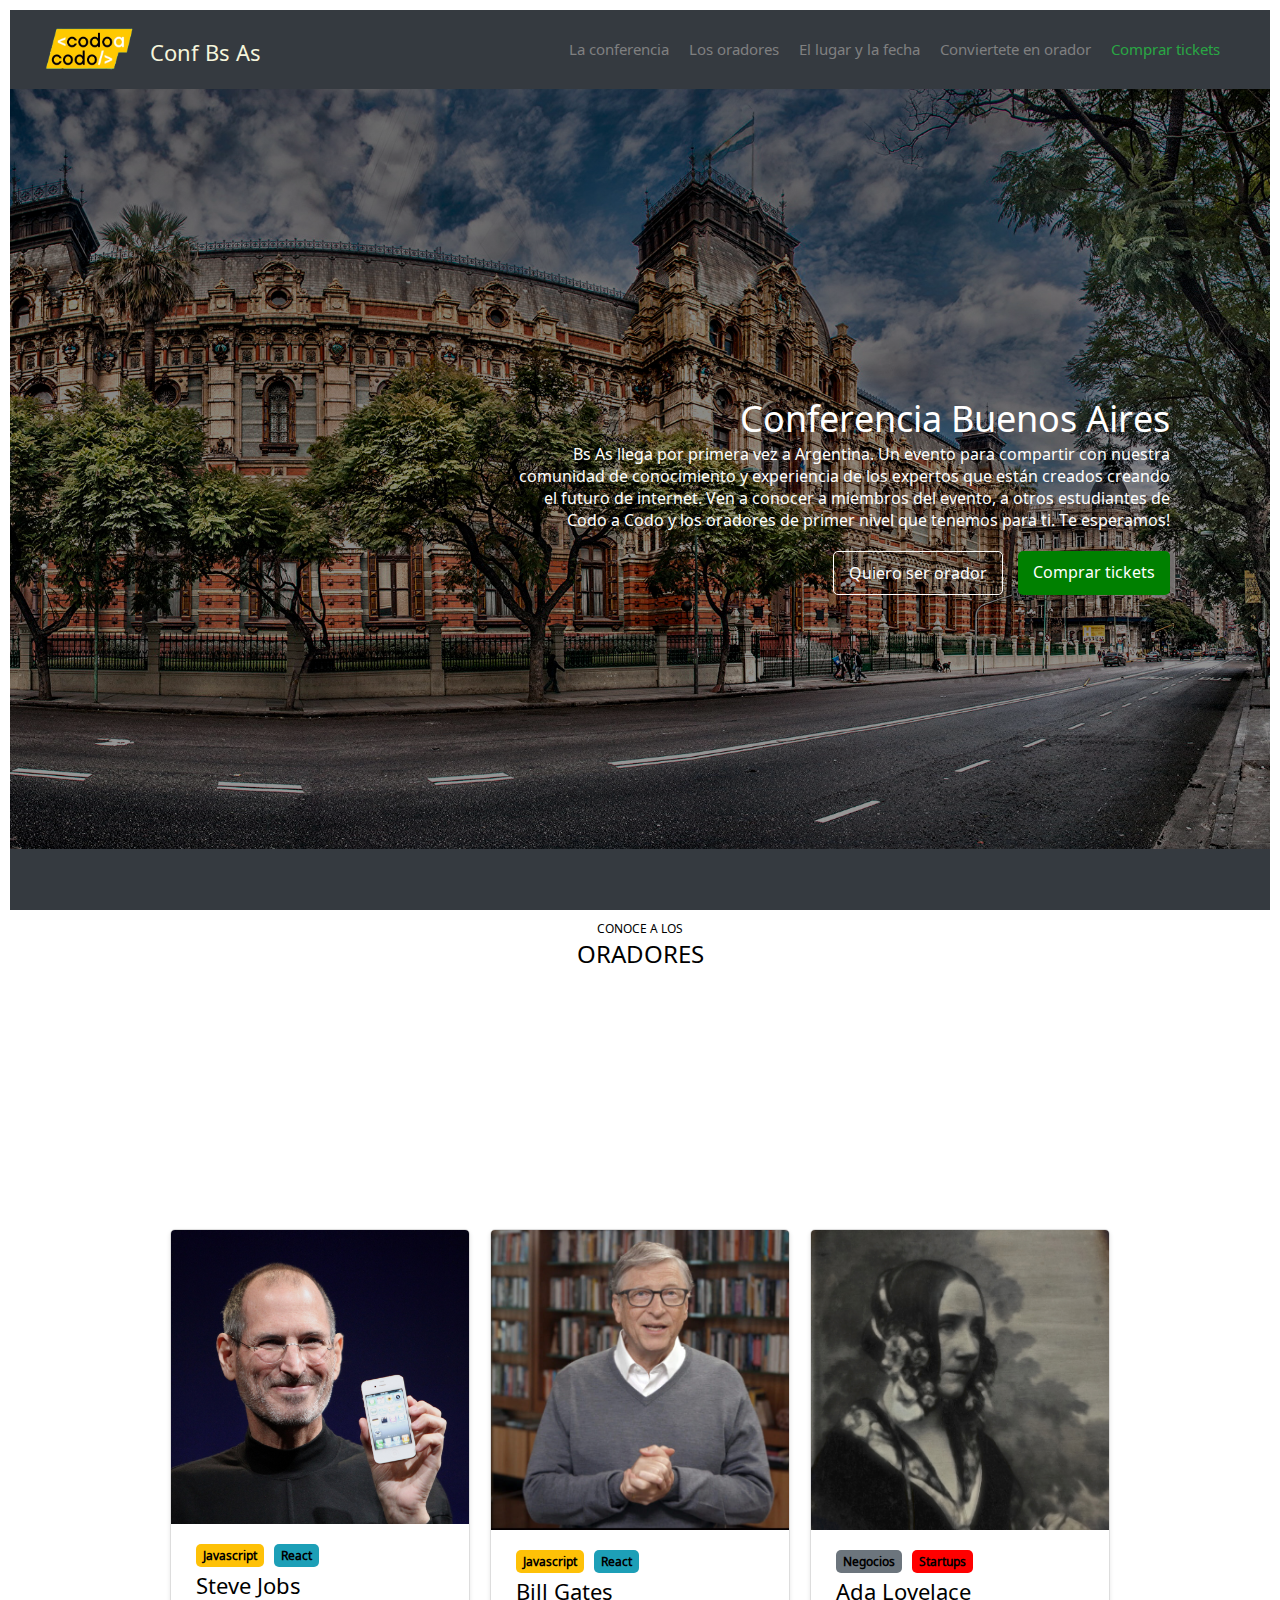
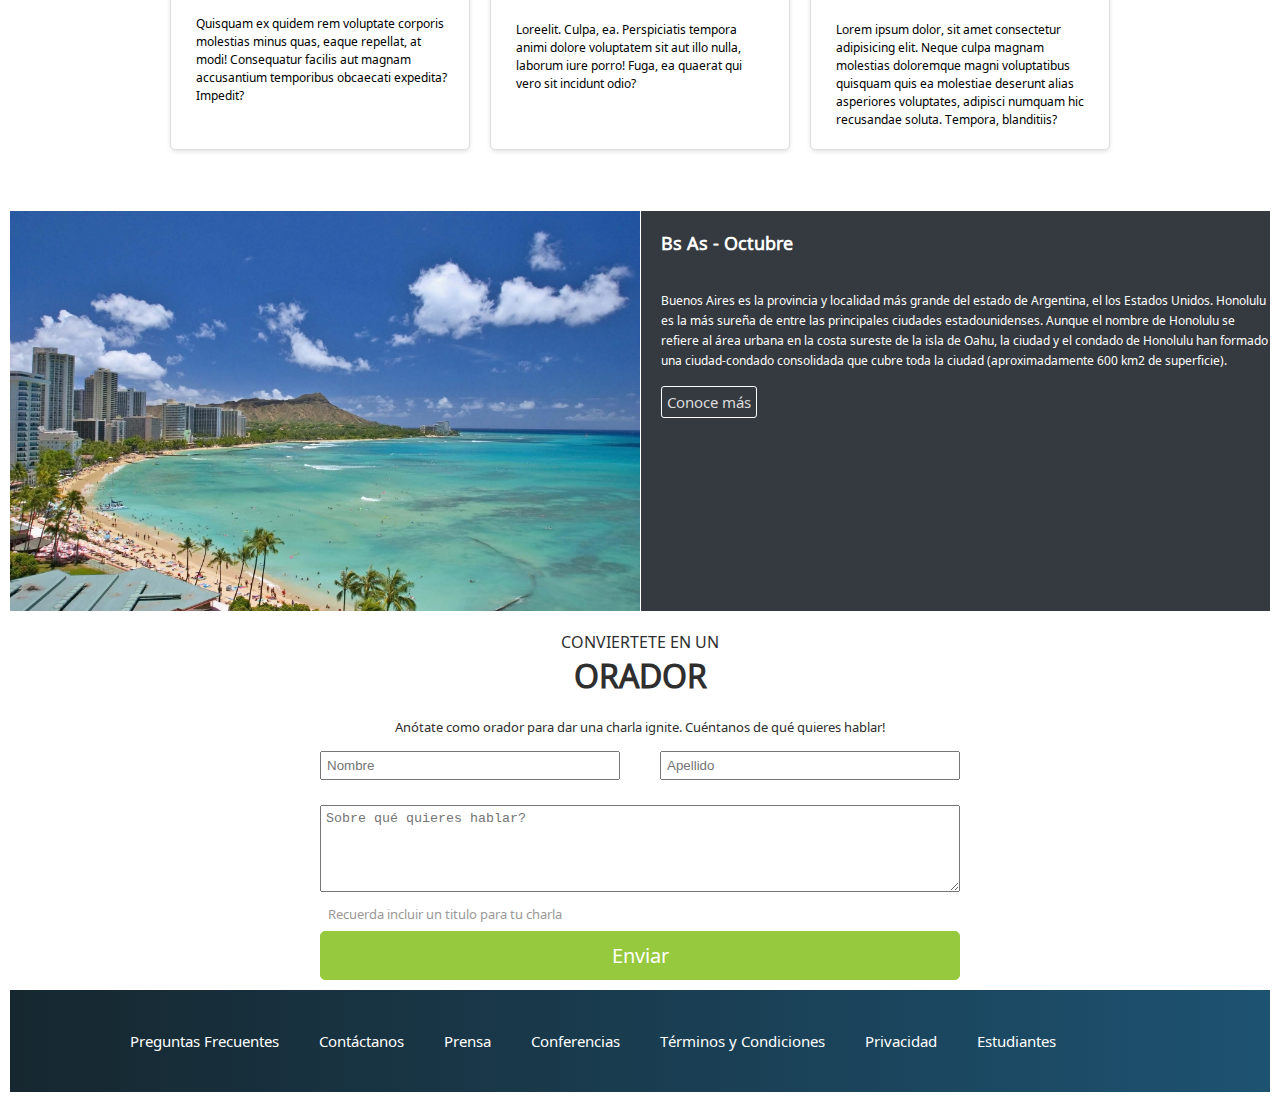
<file: index.html>
<!DOCTYPE html>
<html lang="es">
<head>
    <meta charset="UTF-8">
    <meta name="viewport" content="width=device-width, initial-scale=1.0">
    <title>Proyecto Integrador Front | Lucia Gonzalez</title>
    <!--favicon-->
    
    <link rel="stylesheet" media="only screen and (max-width: 576px)" href="styles2.css">
    <link rel="stylesheet" media="only screen and (max-width: 990px)" href="styles3.css">
    <link rel="stylesheet" media="only screen and (min-width: 991px)" href="styles.css">
    

    <link rel="preconnect" href="https://fonts.googleapis.com">
    <link rel="preconnect" href="https://fonts.gstatic.com" crossorigin>
    <link href="https://fonts.googleapis.com/css2?family=Courgette&family=Noto+Sans+Shavian&display=swap" rel="stylesheet">
</head>

<body>
    <header >
        <div class="encabezado">
            <div class="logo_inicio">
                <a href="#">   
                    <img src="./assets/img/codoacodo.png" alt="logo de codo a codo 4.0">
                </a>
                <h2>Conf Bs As</h2>
            </div>
            <nav class="nav1">
                <ul>
                    <li class="li"><a href="">La conferencia</a></li>
                    <li><a href="">Los oradores</a></li>
                    <li><a href="">El lugar y la fecha</a></li>
                    <li><a href="">Conviertete en orador</a></li>
                    <li><a id="colorverde" href="../CAC-JAVA-Proyecto1/pages/tickets.html">Comprar tickets</a></li>
                </ul>
            </nav>
        </div>
        <div class="encabezado2">
            <section class="seccion_ppal">
                
                <h1>Conferencia Buenos Aires</h1>
                <p>
                    Bs As llega por primera vez a Argentina. Un evento para compartir con nuestra comunidad de conocimiento y experiencia de los expertos que están creados creando el futuro de internet. Ven a conocer a miembros del evento, a otros estudiantes de Codo a Codo  y los oradores de primer nivel que tenemos para ti. Te esperamos!
                </p>
                <div class="botones">
                    <a id="quieroserorador" href="">Quiero ser orador</a>
                    <a id="comprartickets" href="../CAC-JAVA-Proyecto1/pages/tickets.html">Comprar tickets</a>
                </div>
                
            </section>
        </div>
        </header>
        
        <main class="main">
          <section class="oradores" >
            <div class="titulo">
                <h2><div>CONOCE A LOS</div> ORADORES</h2>
            </div>
            <div class="tarjetas">
                <div class="orador">
                    <img class="imgorador" src="./assets/img/Steve_Jobs.jpg" alt="Steve Jobs rostro completo con celular en la mano" width="600" loading="lazy">
                    <div class="etiquetitas">
                        <h4 class="etiquetaamarilla">Javascript</h4>
                        <h4 class="etiquetaceleste">React</h4>
                    </div>
                    <h3 class="nombre">Steve Jobs</h3>
                    <p> Quisquam ex quidem rem voluptate corporis molestias minus quas, eaque repellat, at modi! Consequatur facilis aut magnam accusantium temporibus obcaecati expedita? Impedit?</p>
                </div>
                
                <div class="orador">
                    <img class="imgorador" src="./assets/img/bill.jpg" alt="bill gates" loading="lazy">
                    <div class="etiquetitas">
                        <h4 class="etiquetaamarilla">Javascript</h4>
                        <h4 class="etiquetaceleste">React</h4>
                    </div>
                    <h3 class="nombre">Bill Gates</h3>
                    <p>Loreelit. Culpa, ea. Perspiciatis tempora animi dolore voluptatem sit aut illo nulla, laborum iure porro! Fuga, ea quaerat qui vero sit incidunt odio?</p>
                </div>
                <div class="orador">
                    <img class="imgorador" src="./assets/img/ada.jpeg" alt="Ada Lovelace" loading="lazy">
                    <div class="etiquetitas">
                        <h4 class="etiquetagris">Negocios</h4>
                        <h4 class="etiquetaroja">Startups</h4>
                    </div>
                    <h3 class="nombre">Ada Lovelace</h3>
                    <p>Lorem ipsum dolor, sit amet consectetur adipisicing elit. Neque culpa magnam molestias doloremque magni voluptatibus quisquam quis ea molestiae deserunt alias asperiores voluptates, adipisci numquam hic recusandae soluta. Tempora, blanditiis?</p>
                </div>
            </div>
        </section>

          <section class="lugarFecha">
            <img class="fotohonolulu" src="./assets/img/honolulu.jpg" alt="Mar del plata" width="600" loading="lazy">
            <div class="lugartexto">
                <h2 class="titulolugar">Bs As - Octubre</h2>
                <p class="descriplugar">Buenos Aires es la provincia y localidad más grande del estado de Argentina, el los Estados Unidos. Honolulu es la más sureña de entre las principales ciudades estadounidenses. Aunque el nombre de Honolulu se refiere al área urbana en la costa sureste de la isla de Oahu, la ciudad y el condado de Honolulu han formado una ciudad-condado consolidada que cubre toda la ciudad (aproximadamente 600 km2 de superficie).</p>
                <div class="conoceMas">
                    <a id="conoceMas" href="./pages/404.html">Conoce más</a>
                </div>
            </div>
          </section>


          <section class="formularioOrador">
            <div class="formularioEncabezado">
                <h2 class="convenun">CONVIERTETE EN UN <div class="orador">ORADOR</div></h2>
                <p class="textoformulario">Anótate como orador para dar una charla ignite. Cuéntanos de qué quieres hablar!</p>
            </div>
            <div class="contenidoform">
                <form class="contenidoform__hijo" action="./pages/404.html" method="get">
                    <div class="datos">
                        <div class="classnombre"><input type="text" id="name" name="name" placeholder="Nombre" required></div>
                        <div class="classapellido"><input type="text" name="apellido" id="apellido" placeholder="Apellido" required></div>
                    </div>
            
                <br>
                <div class="comentario">
                    <textarea name="comentario" id="comentario" cols="55" rows="5" placeholder="Sobre qué quieres hablar?" required></textarea>
                </div>
                <p class="contenidoform__nota">Recuerda incluir un titulo para tu charla</p>
                <div class="botonEnviar">
                    <input type="submit" id="botonEnviar" value="Enviar">
                </div>
            </div>
            </form>
          </section>
         
        </main> 
        
      
       
        <footer class="footer">
            <nav class="footer__nav">
                <ul>
                    <li><a href="">Preguntas Frecuentes</a></li>
                    <li><a href="">Contáctanos</a></li>
                    <li><a href="">Prensa</a></li>
                    <li><a href="">Conferencias</a></li>
                    <li><a href="">Términos y Condiciones</a></li>
                    <li><a href="">Privacidad</a></li>
                    <li><a href="">Estudiantes</a></li>
                </ul>
            </nav>
        </footer> 
</body>
</html>
</file>
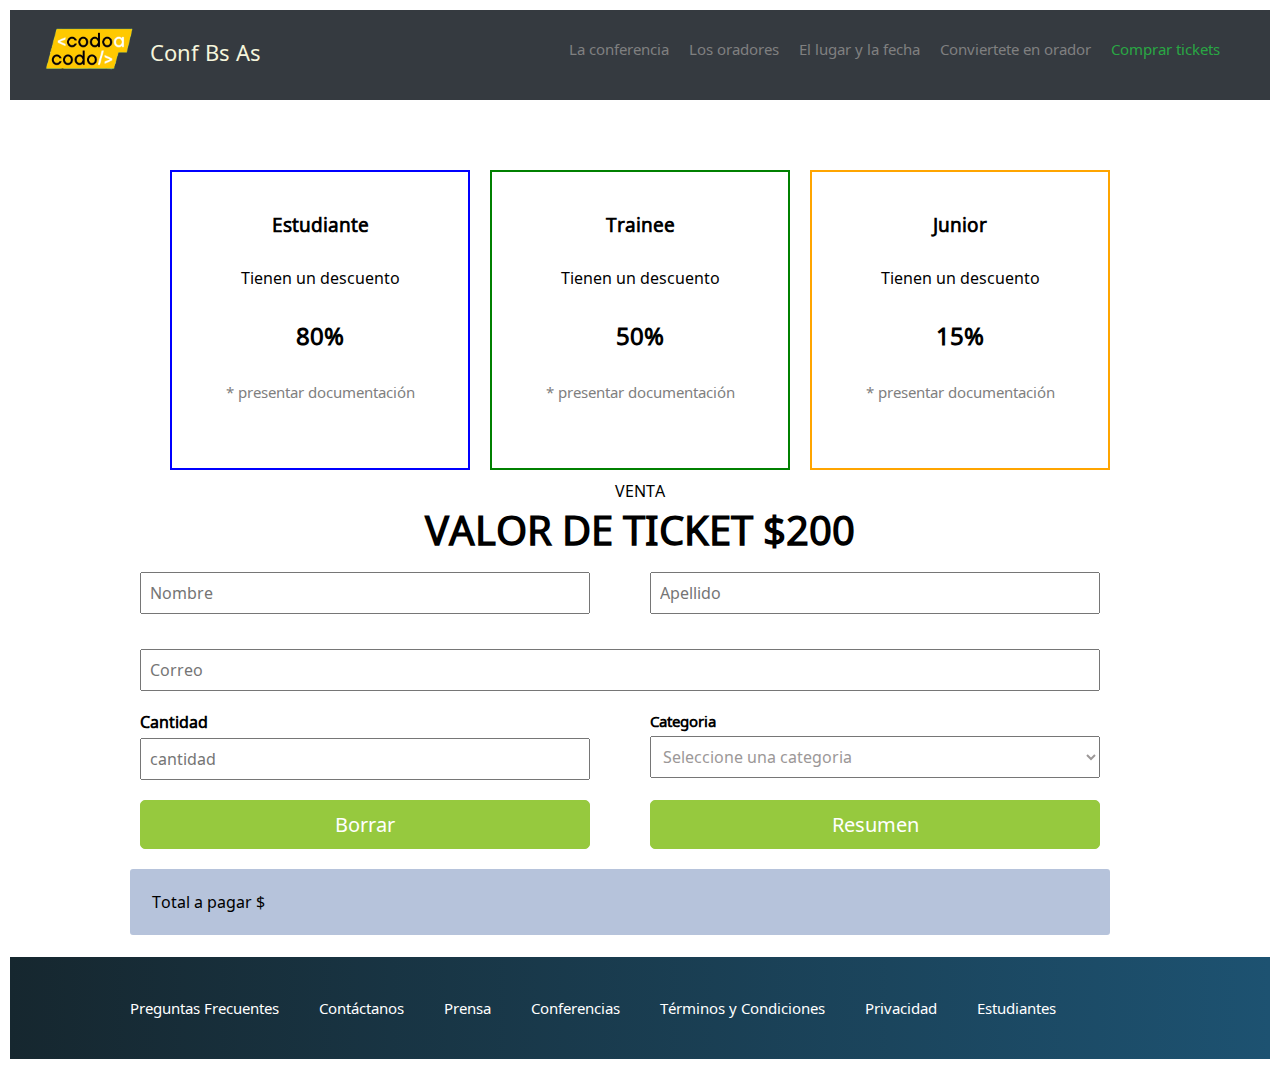
<file: pages/tickets.html>
<!DOCTYPE html>
<html lang="es">
<head>
    <meta charset="UTF-8">
    <meta name="viewport" content="width=device-width, initial-scale=1.0">
    <title>Proyecto Integrador Front | Lucia Gonzalez</title>
    <!--favicon-->
    <link rel="stylesheet" media="only screen and (max-width: 990px)" href="styles2.css">
    <link rel="stylesheet" media="only screen and (min-width: 991px)" href="styles.css">

    <link rel="preconnect" href="https://fonts.googleapis.com">
    <link rel="preconnect" href="https://fonts.gstatic.com" crossorigin>
    <link href="https://fonts.googleapis.com/css2?family=Courgette&family=Noto+Sans+Shavian&display=swap" rel="stylesheet">
</head>

<body>
    <header >
        <div class="encabezado">
            <div class="logo_inicio">
                <a href="../index.html">   
                    <img src="../assets/img/codoacodo.png" alt="logo de codo a codo 4.0">
                </a>
                <h2>Conf Bs As</h2>
            </div>
            <nav class="nav1">
                <ul>
                    <li class="li"><a href="">La conferencia</a></li>
                    <li><a href="">Los oradores</a></li>
                    <li><a href="">El lugar y la fecha</a></li>
                    <li><a href="">Conviertete en orador</a></li>
                    <li><a id="colorverde" href="">Comprar tickets</a></li>
                </ul>
            </nav>
        </div>
        </header>
        
        <main class="tickets">
          <section class="tarjetas__seccion" >
            
            <div class="tarjetas__tickets">
                <div class="tarjeta">
                    <h3 class="categoria__titulo">Estudiante</h3>
                    <p class="categoria__p">Tienen un descuento</p>
                    <h2 class="categoria__porcentaje">80%</h2>
                    <p class="categoria__ast">* presentar documentación</p>
                </div>
                
                
                    <div class="tarjeta" id="tarjeta__trainee">
                        <h3 class="categoria__titulo">Trainee</h3>
                        <p class="categoria__p">Tienen un descuento</p>
                        <h2 class="categoria__porcentaje">50%</h2>
                        <p class="categoria__ast">* presentar documentación</p>
                    </div>
                
                
                    <div class="tarjeta" id="tarjeta__junior">
                        <h3 class="categoria__titulo">Junior</h3>
                        <p class="categoria__p">Tienen un descuento</p>
                        <h2 class="categoria__porcentaje">15%</h2>
                        <p class="categoria__ast">* presentar documentación</p>
                    </div>
                
            </div>
        </section>

          <section class="facturacion">
            <div class="formularioEncabezado">
                <p class="titulo__uno"> VENTA </p>
                <h2 class="valorticket">VALOR DE TICKET $200</h2>
            </div>
            <div class="contenidoform">
                <form class="contenidoform__hijo" id="formu" action="./pages/404.html" method="get">
                    <div class="datos" id="datos">
                        <div class="classnombre" id="classnombre"><input type="text" class="form-control" id="name" name="name" placeholder="Nombre"></div>
                        
                        <div class="classapellido" id="classapellido"><input type="text" name="apellido" id="apellido" placeholder="Apellido" ></div>
                    </div>
            
                <br>
                <div class="correo" id="correo">
                    <div><input type="email" id="email" name="email" placeholder="Correo"></div>
                </div>
                <div class="precio">
                    <div class="precio__cantidad">
                        <h3 class="titulo__cantidad">Cantidad</h3>
                        <div class="cantidad" id="cantidad_div"><input type="number" id="cantidad" name="cantidad" placeholder="cantidad" required></div>
                    </div>
                    <div class="precio__categoria" id="precio__categoria">
                        <h3 class="titulo__categoria">Categoria</h3>
                        <div>
                            <select name="menu__categorias" id="menu__categorias">
                                <option value="0" selected>Seleccione una categoria</option>
                                <option value="estudiante">Estudiante</option>
                                <option value="trainee">Trainee</option>
                                <option value="junior">Junior</option>
                            </select>
                        </div>
                    </div>
                </div>
                <div class="botones">
                    <div class="boton__borrar">
                        <input type="submit" id="boton__borrar" value="Borrar">
                    </div>
                    <div class="boton__resumen">
                        <input type="submit" id="boton__resumen" value="Resumen">
                    </div>
                </div>
                <div class="cajaceleste">
                    <div class="descrip">Total a pagar $</div> 
                    <div class="totalpago" id="totalpago">
                    
                    </div>
                </div>
                
                <br>
            </div>
            </form>
          </section>
         
        </main> 
        
      
       
        <footer class="footer">
            <nav class="footer__nav">
                <ul>
                    <li><a href="">Preguntas Frecuentes</a></li>
                    <li><a href="">Contáctanos</a></li>
                    <li><a href="">Prensa</a></li>
                    <li><a href="">Conferencias</a></li>
                    <li><a href="">Términos y Condiciones</a></li>
                    <li><a href="">Privacidad</a></li>
                    <li><a href="">Estudiantes</a></li>
                </ul>
            </nav>
        </footer> 
        <script src="form.js"></script>
</body>
</html>
</file>
<file: styles2.css>
/* mobile first*/
* {
    margin: 0;
    padding: 0;
    box-sizing: border-box;
    
}

body {
    padding: 10px;
    font-family: 'Courgette', cursive;
    font-family: 'Noto Sans Shavian', sans-serif;
}

.encabezado{
    height: 100%;
    display: flex;
    justify-content: space-between;
    flex-direction: column;
    background: rgb(53, 58, 64);
    color: beige;
    align-items: center;
    .logo_inicio{
        display: flex;
        flex-direction: row;
        flex-wrap: wrap;
        align-items: center;
        justify-content: center;
        padding-top: 20px;
        /*padding-left: 20px;*/
        width: 100%;
        height: 50%;
    }
    .logo_inicio a img{
        width: 100%;
        max-width: 120px;
        cursor: pointer;
    }
    .logo_inicio h2{
        font-size: 22px;
        font-weight: 300;
        margin: 0;
        padding: 0;
    }
   /* .nav1{
        display: flex;
        flex-direction: column;
        align-items: center;
        justify-content: center;
    }*/
    .nav1 ul{
        display: flex;
        flex-direction: column;
        align-items: center;
        justify-content: center;
        
        list-style: none;
        margin: 0;
        padding: 10px;
        /*margin-right: 40px;*/
        width: 100%;
        height: 50%;
    }
    .nav1 ul li{
        padding: 5px;
    }
    .nav1 ul li a {
        /* hacer que se ilumine cuando pasa el cursor por el nombre*/
            text-decoration: none;
            color: gray;
            font-size: 15px;
            font-weight: 400;
            
            /*transition: all 0.3s ease-in-out;*/
            
            /*cursor: pointer;*/
        }
        #colorverde {
            color: rgb(41, 167, 68);
        }

}
.encabezado2 {
    background-image: linear-gradient(rgba(0, 0, 0, 0.5), rgba(0, 0, 0, 0.4)), url(../assets/img/ba1.jpg);
    background-position: center;
    background-size: cover;
    background-repeat: no-repeat;
    width: 100%;
    height: 84.5%;
    display: flex;
    flex-direction: column;
    align-items: center;
    justify-content: space-around;
    color: white;
    .seccion_ppal{
        padding: 150px 100px 100px 100px;
        display: flex;
        flex-direction: column;
        text-align: center;
        justify-content: center;
        
    }
    .seccion_ppal h1{
        font-size: 30px;
        font-weight: 500;
        margin: 0;
        padding: 20px;
    }
    .seccion_ppal p {
        padding: 2px;
    }
    .botones{
        display: flex;
        justify-content: center;
        padding-top: 20px;
    }
    
    #quieroserorador{
        padding: 10px 15px;
        border-radius: 5px;
        border: 1px solid white;
    
        text-decoration: none;
        color: white;
        font-size: 16px;
        font-weight: 400;
        transition: all 0.3s ease-in-out;
    }
    
    #comprartickets{
        padding: 10px 15px;
        margin-left: 15px;
        border-radius: 5px;
        background-color: green;
    
        text-decoration: none;
        color: white;
        font-size: 16px;
        font-weight: 400;
        /*transition: all 0.3s ease-in-out;*/
    }
}

/*CONOCE A LOS ORADORES*/
.main {
    
    display: flex;
    flex-direction: column;
    /*font-family: "Poppins", Arial, sans-serif;*/
    .oradores{
        
        .titulo{
            margin-top: 10px;
            text-align: center;
            padding: 5px;
        }
        .titulo h2{
            font-size: 24px;
            font-weight: 500;
        }
        .titulo h2 div{
            text-align: center;
            font-size: 12px;
            font-weight: 300;
        }
        .tarjetas{
            display: flex;
            flex-direction: column;
            column-gap: 20px;
        
            /*grid-template-columns: repeat(3, 300px);*/
            margin: 10px auto 60px auto;
            .orador{
                border: 1px solid #dddddd;
                overflow: hidden;
                border-radius: 5px;
                box-shadow: 0 2px 4px rgba(0, 0, 0, 0.1);
                text-align: left;
                display: flex;
                flex-direction: column;
                align-items: center;
                justify-content: space-between;
                padding: 18px;
                .imgorador{
                    width: 300px;
                    border-radius: 5px;
                }
                .etiquetitas {
                    
                        display: flex;
                        margin-left: 5px;
                        margin-top: 15px;
                        
                    
                    
                    .etiquetaamarilla{
                        background-color: #fec107;
                        text-align: center;
                        padding: 3px 7px;
                        font-size: 12px;
                        font-weight: 600;
                        border-radius: 5px;
                        margin-right: 10px;
                    }
                    
                    .etiquetaceleste{
                        background-color: rgb(29, 159, 183);
                        text-align: center;
                        padding: 3px 7px;
                        font-size: 12px;
                        font-weight: 600;
                        border-radius: 5px;
                        margin-right: 10px;
                    }
                    
                    .etiquetagris{
                        background-color: #6c757d;
                        text-align: center;
                        padding: 3px 7px;
                        font-size: 12px;
                        font-weight: 600;
                        border-radius: 5px;
                        margin-right: 10px;
                    }
                    
                    .etiquetaroja {
                        background-color: red;
                        text-align: center;
                        padding: 3px 7px;
                        font-size: 12px;
                        font-weight: 600;
                        border-radius: 5px;
                        margin-right: 10px;
                    }

                }
                .nombre {
                    margin-left: 5px;
                    margin-top: 3px;
                    font-weight: 500;
                    font-size: 22px;
                    text-align: left;
                    padding: 2px;
                }
                /*texto orador*/
                
            }
            .orador p {
                margin: 15px 20px 20px 25px;
                font-weight: 300;
                font-size: 12px;
                line-height: 1.5;
                text-align: left;
                color: rgb(0, 0, 0);
            }
                
        }
}
    .lugarFecha {
        .fotohonolulu {
            width: 100%;
        }
        .lugartexto {
            background: rgb(53, 58, 64);
            border-left: white 1px solid;
            padding-left: 10px;
            width: 100% ;
            padding: 50px;
            .titulolugar{
                /*display: flex;
                align-items: flex-start;*/
                /*background: rgb(53,58,64);*/
                color: white;
                /*font-family: "Poppins", Arial, sans-serif;*/
                font-size: large;
                font-weight: 700;
                padding: 30px;
                padding-left: 10px;
                height: 80px;
            }
            .descriplugar {
                color: white;
                /*font-family: "Poppins", Arial, sans-serif;*/
                font-size: 15px;
                font-weight: 300;
                line-height: 20px;
                padding-bottom: 20px;
                padding-left: 10px;
                padding-right: 10px;
                display: block;
            }
            .conoceMas{
                display: inline-block;
                /*font-family: "Poppins", Arial, sans-serif;*/
                #conoceMas {
                    font-weight: 300;
                    font-size: 15px;
                    border: 1px solid white;
                    border-radius: 3px;
                    padding: 5px;
                    margin-left: 10px;
                    text-decoration: none;
                    color: #dddddd;
                }
            }
        }
    }

    .formularioOrador {

        .formularioEncabezado {
            .convenun{
            
                /*font-family: "Poppins", Arial, sans-serif;*/
                text-align: center;
                font-size: medium;
                font-weight: 300;
                color: rgb(0, 0, 0);
                padding: 20px;
            }
            .orador {
                /*font-family: "Poppins", Arial, sans-serif;*/
                font-size: xx-large;
                font-weight: 700;
                color: rgb(0, 0, 0);
                text-align: center;
                border: 1px solid white;
                box-shadow: none;
            }
            .textoformulario {
                text-align: center;
                /*font-family: "Poppins", Arial, sans-serif;*/
                color: rgb(0, 0, 0);
                font-size: small;
            }
            
        }

        .contenidoform {
            .contenidoform__hijo{
                .datos {
                    /*display: flex;
                    flex-direction: row;
                    justify-content: space-between;*/
                    padding-left: 10px;
                    padding-top: 15px;
                    padding-bottom: 10px;
                    
                    .classnombre {
                        /*margin-right: 40px;*/
                        /*box-sizing: 100px;*/
                        
                        
                        padding: 10px;
                        #name {
                            padding: 5px;
                            /*font-family: "Poppins", Arial, sans-serif;*/
                            width: 300px;
                            
                        }
                        
                    }
                    .classapellido {
                        /*margin-right: 40px;*/
                        box-sizing: 100px;
                        
                        padding: 10px;
                        #apellido {
                            padding: 5px;
                            font-family: "Poppins", Arial, sans-serif;
                            width: 300px;
                            
                        }
                }
            }
            .comentario {
                width: 98%;
                /*font-family: "Poppins", Arial, sans-serif;*/
                padding: 5px;
                margin-left: 20px;
                #comentario{
                    padding: 5px;
                }
            }
            .contenidoform__nota{
                /*font-family: "Poppins", Arial, sans-serif;*/
                font-size: small;
                color: rgb(156, 152, 152);
                padding: 10px;
            }
            .botonEnviar input {
                width: 100%;
                /*font-family: font-family: "Poppins", Arial, sans-serif;*/
                font-weight: 300;
                font-size: 20px;
                background-color: rgb(150,201,62);
                border-radius: 5px;
                
                color: white;
                margin-bottom: 10px;
                border: 1px solid  rgb(150,201,62);
                padding: 10px;
            }
            
        }
        
    }
    }}

.footer{
    display: flex;
    flex-wrap: wrap;
    flex-direction: row;
    justify-content: space-evenly;
    align-items: center;
    text-align: center;
    padding: 20px 100px 20px 100px;
    background: linear-gradient(to right, rgb(22, 39, 47), rgb(29, 82, 113));
    .footer__nav ul{
        list-style: none;
    }
    .footer__nav ul li{
        padding: 5px;
    }
    .footer__nav ul li a {
        /* hacer que se ilumine cuando pasa el cursor por el nombre*/
            color: white;
            /*font-family: 'Noto Sans Shavian', sans-serif;*/
            text-decoration: none;
            /*font-family: "Poppins", Arial, sans-serif !important;*/
            font-size: 15px;
            font-weight: 400;
}
}
</file>
<file: styles3.css>
/* mobile first*/
* {
    margin: 0;
    padding: 0;
    box-sizing: border-box;
    
}

body {
    padding: 10px;
    font-family: 'Courgette', cursive;
    font-family: 'Noto Sans Shavian', sans-serif;
}

.encabezado{
    height: 100%;
    display: flex;
    justify-content: space-between;
    flex-direction: column;
    background: rgb(53, 58, 64);
    color: beige;
    align-items: center;
    .logo_inicio{
        display: flex;
        flex-direction: row;
        flex-wrap: wrap;
        align-items: center;
        justify-content: center;
        padding-top: 20px;
        /*padding-left: 20px;*/
        width: 100%;
        height: 50%;
    }
    .logo_inicio a img{
        width: 100%;
        max-width: 120px;
        cursor: pointer;
    }
    .logo_inicio h2{
        font-size: 22px;
        font-weight: 300;
        margin: 0;
        padding: 0;
    }
   /* .nav1{
        display: flex;
        flex-direction: column;
        align-items: center;
        justify-content: center;
    }*/
    .nav1 ul{
        display: flex;
        flex-direction: column;
        align-items: center;
        justify-content: center;
        
        list-style: none;
        margin: 0;
        padding: 10px;
        /*margin-right: 40px;*/
        width: 100%;
        height: 50%;
    }
    .nav1 ul li{
        padding: 5px;
    }
    .nav1 ul li a {
        /* hacer que se ilumine cuando pasa el cursor por el nombre*/
            text-decoration: none;
            color: gray;
            font-size: 15px;
            font-weight: 400;
            
            /*transition: all 0.3s ease-in-out;*/
            
            /*cursor: pointer;*/
        }
        #colorverde {
            color: rgb(41, 167, 68);
        }

}
.encabezado2 {
    background-image: linear-gradient(rgba(0, 0, 0, 0.5), rgba(0, 0, 0, 0.4)), url(../assets/img/ba1.jpg);
    background-position: center;
    background-size: cover;
    background-repeat: no-repeat;
    width: 100%;
    height: 84.5%;
    display: flex;
    flex-direction: column;
    align-items: center;
    justify-content: space-around;
    color: white;
    .seccion_ppal{
        padding: 150px 100px 100px 100px;
        display: flex;
        flex-direction: column;
        text-align: center;
        justify-content: center;
        
    }
    .seccion_ppal h1{
        font-size: 30px;
        font-weight: 500;
        margin: 0;
        padding: 20px;
    }
    .seccion_ppal p {
        padding: 2px;
    }
    .botones{
        display: flex;
        justify-content: center;
        padding-top: 20px;
    }
    
    #quieroserorador{
        padding: 10px 15px;
        border-radius: 5px;
        border: 1px solid white;
    
        text-decoration: none;
        color: white;
        font-size: 16px;
        font-weight: 400;
        transition: all 0.3s ease-in-out;
    }
    
    #comprartickets{
        padding: 10px 15px;
        margin-left: 15px;
        border-radius: 5px;
        background-color: green;
    
        text-decoration: none;
        color: white;
        font-size: 16px;
        font-weight: 400;
        /*transition: all 0.3s ease-in-out;*/
    }
}

/*CONOCE A LOS ORADORES*/
.main {
    
    display: flex;
    flex-direction: column;
    /*font-family: "Poppins", Arial, sans-serif;*/
    .oradores{
        
        .titulo{
            margin-top: 10px;
            text-align: center;
            padding: 5px;
        }
        .titulo h2{
            font-size: 24px;
            font-weight: 500;
        }
        .titulo h2 div{
            text-align: center;
            font-size: 12px;
            font-weight: 300;
        }
        .tarjetas{
            display: flex;
            flex-direction: column;
            column-gap: 20px;
        
            /*grid-template-columns: repeat(3, 300px);*/
            margin: 10px auto 60px auto;
            .orador{
                border: 1px solid #dddddd;
                overflow: hidden;
                border-radius: 5px;
                box-shadow: 0 2px 4px rgba(0, 0, 0, 0.1);
                text-align: left;
                display: flex;
                flex-direction: column;
                align-items: center;
                justify-content: space-between;
                padding: 18px;
                .imgorador{
                    width: 300px;
                    border-radius: 5px;
                }
                .etiquetitas {
                    
                        display: flex;
                        margin-left: 5px;
                        margin-top: 15px;
                        
                    
                    
                    .etiquetaamarilla{
                        background-color: #fec107;
                        text-align: center;
                        padding: 3px 7px;
                        font-size: 12px;
                        font-weight: 600;
                        border-radius: 5px;
                        margin-right: 10px;
                    }
                    
                    .etiquetaceleste{
                        background-color: rgb(29, 159, 183);
                        text-align: center;
                        padding: 3px 7px;
                        font-size: 12px;
                        font-weight: 600;
                        border-radius: 5px;
                        margin-right: 10px;
                    }
                    
                    .etiquetagris{
                        background-color: #6c757d;
                        text-align: center;
                        padding: 3px 7px;
                        font-size: 12px;
                        font-weight: 600;
                        border-radius: 5px;
                        margin-right: 10px;
                    }
                    
                    .etiquetaroja {
                        background-color: red;
                        text-align: center;
                        padding: 3px 7px;
                        font-size: 12px;
                        font-weight: 600;
                        border-radius: 5px;
                        margin-right: 10px;
                    }

                }
                .nombre {
                    margin-left: 5px;
                    margin-top: 3px;
                    font-weight: 500;
                    font-size: 22px;
                    text-align: left;
                    padding: 2px;
                }
                /*texto orador*/
                
            }
            .orador p {
                margin: 15px 20px 20px 25px;
                font-weight: 300;
                font-size: 12px;
                line-height: 1.5;
                text-align: left;
                color: rgb(0, 0, 0);
            }
                
        }
}
    .lugarFecha {
        .fotohonolulu {
            width: 100%;
        }
        .lugartexto {
            background: rgb(53, 58, 64);
            border-left: white 1px solid;
            padding-left: 10px;
            width: 100% ;
            padding: 50px;
            .titulolugar{
                /*display: flex;
                align-items: flex-start;*/
                /*background: rgb(53,58,64);*/
                color: white;
                /*font-family: "Poppins", Arial, sans-serif;*/
                font-size: large;
                font-weight: 700;
                padding: 30px;
                padding-left: 10px;
                height: 80px;
            }
            .descriplugar {
                color: white;
                /*font-family: "Poppins", Arial, sans-serif;*/
                font-size: 15px;
                font-weight: 300;
                line-height: 20px;
                padding-bottom: 20px;
                padding-left: 10px;
                padding-right: 10px;
                display: block;
            }
            .conoceMas{
                display: inline-block;
                /*font-family: "Poppins", Arial, sans-serif;*/
                #conoceMas {
                    font-weight: 300;
                    font-size: 15px;
                    border: 1px solid white;
                    border-radius: 3px;
                    padding: 5px;
                    margin-left: 10px;
                    text-decoration: none;
                    color: #dddddd;
                }
            }
        }
    }

    .formularioOrador {

        .formularioEncabezado {
            .convenun{
            
                /*font-family: "Poppins", Arial, sans-serif;*/
                text-align: center;
                font-size: medium;
                font-weight: 300;
                color: rgb(0, 0, 0);
                padding: 20px;
            }
            .orador {
                /*font-family: "Poppins", Arial, sans-serif;*/
                font-size: xx-large;
                font-weight: 700;
                color: rgb(0, 0, 0);
                text-align: center;
                border: 1px solid white;
                box-shadow: none;
            }
            .textoformulario {
                text-align: center;
                /*font-family: "Poppins", Arial, sans-serif;*/
                color: rgb(0, 0, 0);
                font-size: small;
            }
            
        }

        .contenidoform {
            .contenidoform__hijo{
                .datos {
                    /*display: flex;
                    flex-direction: row;
                    justify-content: space-between;*/
                    padding-left: 10px;
                    padding-top: 15px;
                    padding-bottom: 10px;
                    
                    .classnombre {
                        /*margin-right: 40px;*/
                        /*box-sizing: 100px;*/
                        
                        
                        padding: 10px;
                        #name {
                            padding: 5px;
                            /*font-family: "Poppins", Arial, sans-serif;*/
                            width: 300px;
                            
                        }
                        
                    }
                    .classapellido {
                        /*margin-right: 40px;*/
                        box-sizing: 100px;
                        
                        padding: 10px;
                        #apellido {
                            padding: 5px;
                            font-family: "Poppins", Arial, sans-serif;
                            width: 300px;
                            
                        }
                }
            }
            .comentario {
                width: 98%;
                /*font-family: "Poppins", Arial, sans-serif;*/
                padding: 5px;
                margin-left: 20px;
                #comentario{
                    padding: 5px;
                }
            }
            .contenidoform__nota{
                /*font-family: "Poppins", Arial, sans-serif;*/
                font-size: small;
                color: rgb(156, 152, 152);
                padding: 10px;
            }
            .botonEnviar input {
                width: 100%;
                /*font-family: font-family: "Poppins", Arial, sans-serif;*/
                font-weight: 300;
                font-size: 20px;
                background-color: rgb(150,201,62);
                border-radius: 5px;
                
                color: white;
                margin-bottom: 10px;
                border: 1px solid  rgb(150,201,62);
                padding: 10px;
            }
            #botonEnviar:hover {
                box-shadow:0 4px 10px rgb(160, 171, 45) !important;
                /*box-shadow: 0 4px 16px rgba(49, 138, 172, 1);*/
                transition: all 0.2s ease;
            }
            
        }
        
    }
    }}

.footer{
    display: flex;
    flex-wrap: wrap;
    flex-direction: row;
    justify-content: space-evenly;
    align-items: center;
    text-align: center;
    padding: 20px 100px 20px 100px;
    background: linear-gradient(to right, rgb(22, 39, 47), rgb(29, 82, 113));
    .footer__nav ul{
        list-style: none;
    }
    .footer__nav ul li{
        padding: 5px;
    }
    .footer__nav ul li a {
        /* hacer que se ilumine cuando pasa el cursor por el nombre*/
            color: white;
            /*font-family: 'Noto Sans Shavian', sans-serif;*/
            text-decoration: none;
            /*font-family: "Poppins", Arial, sans-serif !important;*/
            font-size: 15px;
            font-weight: 400;
}
}
</file>
<file: styles.css>
*{
    margin:0;
    padding:0;
    box-sizing: border-box;
}

body {
    padding:10px;
    font-family: 'Courgette', cursive;
    font-family: 'Noto Sans Shavian', sans-serif;
}
header {
    width: 100%;
    height: 100vh;
    color: white;
    position: relative;
    background-color: rgb(53, 58, 64);
    
}

.encabezado {
    display: flex;
    justify-content: space-between;
    flex-wrap: wrap;
    background: rgb(53, 58, 64);
    color: beige;
    align-items: center;
    .logo_inicio{
        display: flex;
        flex-direction: row;
        flex-wrap: wrap;
        align-items: center;
        justify-content: initial;
        padding-top: 5px;
        padding-left: 20px;
    }
    .logo_inicio a img{
        width: 100%;
        max-width: 120px;
        cursor: pointer;
    }
    .logo_inicio h2{
        font-size: 22px;
        font-weight: 300;
        margin: 0;
        padding: 0;
    }

    /*NAVEGADOR*/

    .nav1 ul{
        display: flex;
        flex-direction: row;
        justify-content: right;
        list-style: none;
        margin: 0;
        padding: 0px;
        margin-right: 40px;
        
    }
    
    .nav1 ul li{
            margin: 0 10px;
        }
    
    .nav1 ul li a {
       
            text-decoration: none;
            color: gray;
            font-size: 15px;
            font-weight: 400;
        }
    .nav1 ul li a:hover {
            color: rgba(255, 255, 255, 1) !important;
            /*box-shadow: 0 4px 16px rgba(49, 138, 172, 1);*/
            transition: all 0.2s ease;
    }
    #colorverde {
        color: rgb(41, 167, 68);
    }
}




/*encabezado grande con la foto del palacio*/
.encabezado2{
    
    background-image: linear-gradient(rgba(0, 0, 0, 0.5), rgba(0, 0, 0, 0.4)), url("./assets/img/ba1.jpg");
    background-position: center;
    background-size: cover;
    background-repeat: no-repeat;
    width: 100%;
    height: 84.5%;
    display: flex;
    flex-direction: column;
    align-items: center;
    justify-content: space-around;
    color: white;

    .seccion_ppal{
        padding: 150px 100px 100px 500px;
        display: flex;
        flex-direction: column;
        text-align: right;
    }
    .seccion_ppal h1{
        font-size: 36px;
        font-weight: 500;
        margin: 0;
        padding: 0;
    }
    .botones{
        display: flex;
        justify-content: flex-end;
        padding-top: 20px;
    }
    
    #quieroserorador{
        padding: 10px 15px;
        border-radius: 5px;
        border: 1px solid white;
    
        text-decoration: none;
        color: white;
        font-size: 16px;
        font-weight: 400;
        
    }

    #quieroserorador:hover {
        box-shadow:0 6px 20px rgba(255, 255, 255, 1) !important;
        /*box-shadow: 0 4px 16px rgba(49, 138, 172, 1);*/
        transition: all 0.2s ease;
    }
    
    #comprartickets{
        padding: 10px 15px;
        margin-left: 15px;
        border-radius: 5px;
        background-color: green;
    
        text-decoration: none;
        color: white;
        font-size: 16px;
        font-weight: 400;
    }
    #comprartickets:hover {
        box-shadow:0 6px 20px rgba(255, 255, 255, 1) !important;
        /*box-shadow: 0 4px 16px rgba(49, 138, 172, 1);*/
        transition: all 0.2s ease;
    }

}



/*la parte del main - ORADORES*/

.main {
    

    .oradores {
        width: 100%;
    height: 100vh;
    color: black;
    background-color: white;
    display: flex;
    justify-content: space-between;
    align-items: center;
    flex-direction: column;
    .titulo{
        margin-top: 10px;
        text-align: center;
    }
    .titulo h2{
        font-size: 24px;
        font-weight: 500;
    }
    .titulo h2 div{
        text-align: center;
        font-size: 12px;
        font-weight: 300;
    }
        /*las tarjetas*/
    .tarjetas{
        display: grid;
        column-gap: 20px;
        grid-template-columns: repeat(3, 300px);
        margin: 10px auto 60px auto;
        .orador{
            border: 1px solid #dddddd;
            overflow: hidden;
            border-radius: 5px;
            box-shadow: 0 2px 4px rgba(0, 0, 0, 0.1);
            text-align: left;
            .imgorador{
                width: 300px;
            }
            .nombre {
                margin-left: 25px;
                margin-top: 3px;
                font-weight: 500;
                font-size: 22px;
                text-align: left;
            }
        }
        /*texto orador*/
        .orador p {
            margin: 15px 20px 20px 25px;
            font-weight: 300;
            font-size: 12px;
            line-height: 1.5;
            text-align: left;
            color: black;
        }

        /*etiquetitas*/
        .etiquetitas{
            display: flex;
            margin-left: 25px;
            margin-top: 15px;
            
        }
        
        .etiquetaamarilla{
            background-color: #fec107;
            text-align: center;
            padding: 3px 7px;
            font-size: 12px;
            font-weight: 600;
            border-radius: 5px;
            margin-right: 10px;
        }
        
        .etiquetaceleste{
            background-color: rgb(29, 159, 183);
            text-align: center;
            padding: 3px 7px;
            font-size: 12px;
            font-weight: 600;
            border-radius: 5px;
            margin-right: 10px;
        }
        
        .etiquetagris{
            background-color: #6c757d;
            text-align: center;
            padding: 3px 7px;
            font-size: 12px;
            font-weight: 600;
            border-radius: 5px;
            margin-right: 10px;
        }
        
        .etiquetaroja {
            background-color: red;
            text-align: center;
            padding: 3px 7px;
            font-size: 12px;
            font-weight: 600;
            border-radius: 5px;
            margin-right: 10px;
        }
        

    }


    }

    /*seccion lugar fecha*/
    .lugarFecha {
        display: flex;
        /*flex-wrap: wrap;*/
        flex-direction: row;
        border-top: 1px solid white;
        width: 100%;
        .fotohonolulu{
            width: 50%;
            
        }
        .lugartexto{
            background: rgb(53, 58, 64);
            border-left: white 1px solid;
            padding-left: 10px;
            width: 50% ;
            .titulolugar{
                display: flex;
                align-items: flex-start;
                background: rgb(53,58,64);
                color: white;
                font-family: 'Noto Sans Shavian', sans-serif;
                font-size: large;
                font-weight: 700;
                padding: 20px;
                padding-left: 10px;
                height: 80px;
            }
            
            .descriplugar {
                color: white;
                font-family: 'Noto Sans Shavian', sans-serif;
                font-size: 12px;
                font-weight: 200;
                line-height: 20px;
                padding-bottom: 20px;
                padding-left: 10px;
                
            }
            .conoceMas{
                display: inline-block;
                
            }
            
            #conoceMas{
                
                
                font-weight: 300;
                font-size: 15px;
                border: 1px solid white;
                border-radius: 3px;
                padding: 5px;
                margin-left: 10px;
                text-decoration: none;
                color: #dddddd;
            }
            #conoceMas:hover {
                box-shadow:0 4px 10px rgba(255, 255, 255, 1) !important;
                /*box-shadow: 0 4px 16px rgba(49, 138, 172, 1);*/
                transition: all 0.2s ease;
            }
        }
        
        
    }

    /*formulario*/
    .formularioOrador{
        /* ENCABEZADO FORMULARIO*/
        .formularioEncabezado h2 {
            
            text-align: center;
            font-size: medium;
            font-weight: 300;
            color: rgb(48, 47, 47);
            padding: 20px;
        }
        
        .formularioEncabezado p {
            text-align: center;
            
            color: rgb(48, 47, 47);
            font-size: small;
        }
        .orador{
            
            font-size: xx-large;
            font-weight: 700;
            color: rgb(48, 47, 47);
            text-align: center;
            border: 1px solid white;
            box-shadow: none;
        }
        /*CONTENIDO FORMULARIO*/
        .contenidoform {
            display: flex;
            flex-direction: row;
            justify-content: center;
        }
        
        .contenidoform p {
            font-family: 'Noto Sans Shavian', sans-serif;
            font-size: small;
            color: rgb(156, 152, 152);
            padding: 8px;
        }
        
        .datos {
            display: flex;
            flex-direction: row;
            justify-content: space-between;
            padding-top: 15px;
            padding-bottom: 3px;
            
        }
        .classnombre {
            margin-right: 40px;
            box-sizing: 60px;
           
        }
        #name {
            padding: 5px;
            width: 300px;
        }
        #apellido {
            padding: 5px;
            width: 300px;
        }
        
        #comentario {
            width: 640px;
            padding: 5px;
        }
        .botonEnviar input {
            font-family: 'Noto Sans Shavian', sans-serif;
            font-weight: 300;
            font-size: 20px;
            background-color: rgb(150,201,62);
            border-radius: 5px;
            width: 640px;
            color: white;
            margin-bottom: 10px;
            border: 1px solid  rgb(150,201,62);
            padding: 10px;
        }
        #botonEnviar:hover {
            box-shadow:0 4px 10px rgb(160, 171, 45) !important;
            /*box-shadow: 0 4px 16px rgba(49, 138, 172, 1);*/
            transition: all 0.2s ease;
        }
        

    }
}

.footer{
    display: flex;
    flex-direction: row;
    align-items: center;
    text-align: center;
    padding: 20px 100px 20px 100px;
    background: linear-gradient(to right, rgb(22, 39, 47), rgb(29, 82, 113));
    .footer__nav ul{
        list-style: none;
        display: flex;
        flex-direction: row;
        justify-content: center;
        
    }
    .footer__nav ul li{
        padding: 10px;
        margin: 10px;
    }
    .footer__nav ul li a {
            color: white;
            text-decoration: none;
            font-size: 15px;
            font-weight: 400;
    }
    .footer__nav ul li a:hover {
        text-shadow:0 4px 16px rgba(255, 255, 255, 1) !important;
        /*box-shadow: 0 4px 16px rgba(49, 138, 172, 1);*/
        transition: all 0.2s ease;
    }
}
</file>
<file: pages/styles2.css>
/* mobile first*/
* {
    margin: 0;
    padding: 0;
    box-sizing: border-box;
    
}

body {
    padding: 10px;
    font-family: 'Courgette', cursive;
    font-family: 'Noto Sans Shavian', sans-serif;
}

.encabezado{
    height: 100%;
    display: flex;
    justify-content: space-between;
    flex-direction: column;
    background: rgb(53, 58, 64);
    color: beige;
    align-items: center;
    .logo_inicio{
        display: flex;
        flex-direction: row;
        flex-wrap: wrap;
        align-items: center;
        justify-content: center;
        padding-top: 20px;
        /*padding-left: 20px;*/
        width: 100%;
        height: 50%;
    }
    .logo_inicio a img{
        width: 100%;
        max-width: 120px;
        cursor: pointer;
    }
    .logo_inicio h2{
        font-size: 22px;
        font-weight: 300;
        margin: 0;
        padding: 0;
    }
   /* .nav1{
        display: flex;
        flex-direction: column;
        align-items: center;
        justify-content: center;
    }*/
    .nav1 ul{
        display: flex;
        flex-direction: column;
        align-items: center;
        justify-content: center;
        
        list-style: none;
        margin: 0;
        padding: 10px;
        /*margin-right: 40px;*/
        width: 100%;
        height: 50%;
    }
    .nav1 ul li{
        padding: 5px;
    }
    .nav1 ul li a {
        /* hacer que se ilumine cuando pasa el cursor por el nombre*/
            text-decoration: none;
            color: gray;
            font-size: 15px;
            font-weight: 400;
            
            /*transition: all 0.3s ease-in-out;*/
            
            /*cursor: pointer;*/
        }
        #colorverde {
            color: rgb(41, 167, 68);
        }

}

.tickets{
    .tarjetas__seccion{
        padding-top: 10px;
        /*background-color: bisque;*/
        
        .tarjetas__tickets{
            /*display: flex;
            flex-direction: column;
            column-gap: 40px;*/
            padding: 10px;
            /*margin: 10px auto 60px auto;*/
            justify-content: space-between;
            background-color: rgb(255, 255, 255);
            .tarjeta{
                
                width: 100%; 
                /*height: 75vh; */
                padding: 10px;
                margin-top: 10px;
                /*box-sizing: border-box;*/
                
                /*padding-bottom: 10px;*/
                border-width: 2px;
                border-style: solid;
                border-color: blue;
                text-align: center;
                
                .categoria__titulo{
                    margin-top: 40px;
                    margin-bottom: 30px;
                    
                }
               
                .categoria__p{
                    margin-bottom: 30px;
                }
                .categoria__porcentaje{
                    margin-bottom: 30px;
                }
                .categoria__ast{
                    color: gray;
                    font-size: 15px;

                }
            }
            #tarjeta__trainee{
                border-color: green;
            }
            #tarjeta__junior{
                border-color: orange;
            }
        }
    }
}

.facturacion{
    .formularioEncabezado{
        .titulo__uno{
            /*margin-top: 10px;*/
            padding: 10px;
            text-align: center;
        }
        .valorticket{
            text-align: center;
            font-size: x-large;
            padding: 10px;
        }
    }
        .contenidoform{
                /*display: flex;
                flex-direction: column;
                justify-content: center;*/
                
                /*align-items: center;*/
                .datos{
                    /*display: flex;
                    flex-direction: column;
                    justify-content: space-between;*/
                    padding: 10px;
                    /*align-items: center;*/
                    
                    .classnombre{
                        padding: 10px;
                            
                        }
                    .classapellido{
                        /*margin-right: 40px;
                        box-sizing: 160px;*/
                        padding: 10px;
                    }
                    #name {
                        
                        width: 100%;
                        font-family: 'Noto Sans Shavian', sans-serif;
                        font-size: medium;
                        color: rgb(156, 152, 152);
                        padding: 8px;
                    }
                    #apellido {
                        
                        width: 100%;
                        font-family: 'Noto Sans Shavian', sans-serif;
                        font-size: medium;
                        color: rgb(156, 152, 152);
                        padding: 8px;
                    }
            }
                .correo{
                    /*margin-right: 40px;
                    box-sizing: 60px;*/
                    padding: 10px;
                    
                }
                .correo div{
                    padding: 10px;

                }
                #email{
                    padding: 2px;
                    
                    width: 100%;
                    font-family: 'Noto Sans Shavian', sans-serif;
                    font-size: medium;
                    color: rgb(156, 152, 152);
                    padding: 8px;
                }
                .precio{
                    /*display: flex;
                    flex-direction: column;
                    justify-content: left;*/
                    .precio__cantidad{
                        padding: 10px;
                        font-size: small;
                        .titulo__cantidad{
                            
                            padding: 10px;
                            /*font-family: 'Noto Sans Shavian', sans-serif;*/
                            font-size: medium;
                            
                        }
                        .cantidad{
                            padding: 10px;
                            
                        }
                       
                        #cantidad{
                            width: 100%;
                            /*width: 450px;*/
                            font-family: 'Noto Sans Shavian', sans-serif;
                            font-size: medium;
                            color: rgb(156, 152, 152);
                            padding: 8px;
                        }
                    }
                    .precio__categoria{
                        padding: 10px;
                        font-size: small;
                        /*margin-left: 40px;*/
                        .titulo__categoria{
                            margin-bottom: 5px;
                            padding: 10px;
                        }
                        #menu__categorias{
                            width: 100%;
                            font-family: 'Noto Sans Shavian', sans-serif;
                            font-size: medium;
                            color: rgb(156, 152, 152);
                            padding: 8px;
                        }

                    }
                    .precio__categoria div{
                        padding: 10px;
                    }
                    
                }
                .botones{
                    /*display: flex;
                    flex-direction: row;
                    justify-content: space-between;*/
                    padding: 10px;
                    
                    .boton__borrar input{
                        font-family: 'Noto Sans Shavian', sans-serif;
                        font-weight: 300;
                        font-size: 20px;
                        background-color: rgb(150,201,62);
                        border-radius: 5px;
                        width: 100%;
                        color: white;
                        margin-bottom: 10px;
                        border: 1px solid  rgb(150,201,62);
                        padding: 10px;
                        
                    }
                    #boton__borrar:hover {
                        box-shadow:0 4px 10px rgb(160, 171, 45) !important;
                        /*box-shadow: 0 4px 16px rgba(49, 138, 172, 1);*/
                        transition: all 0.2s ease;
                    }
                    .boton__resumen input{
                        font-family: 'Noto Sans Shavian', sans-serif;
                        font-weight: 300;
                        font-size: 20px;
                        background-color: rgb(150,201,62);
                        border-radius: 5px;
                        width: 100%;
                        color: white;
                        margin-bottom: 10px;
                        margin-right: 40px;
                        border: 1px solid  rgb(150,201,62);
                        padding: 10px;
                    }
                    #boton__resumen:hover {
                        box-shadow:0 4px 10px rgb(160, 171, 45) !important;
                        /*box-shadow: 0 4px 16px rgba(49, 138, 172, 1);*/
                        transition: all 0.2s ease;
                    }
            }
            .cajaceleste{
                display: flex;
                flex-direction: row;
                align-items: center;
                border-width: 2px;
                border-style: solid;
                border-color: #b6c3db;
                background-color: #b6c3db;
                border-radius: 3px;
                margin-left: 10px;
                margin-right: 10px;
                padding: 20px;
                .descrip{
                    padding-right: 5px;
                }
            }
        }
    }
    .footer{
        display: flex;
        flex-wrap: wrap;
        flex-direction: row;
        justify-content: space-evenly;
        align-items: center;
        text-align: center;
        padding: 20px 100px 20px 100px;
        background: linear-gradient(to right, rgb(22, 39, 47), rgb(29, 82, 113));
        .footer__nav ul{
            list-style: none;
        }
        .footer__nav ul li{
            padding: 5px;
        }
        .footer__nav ul li a {
            /* hacer que se ilumine cuando pasa el cursor por el nombre*/
                color: white;
                /*font-family: 'Noto Sans Shavian', sans-serif;*/
                text-decoration: none;
                /*font-family: "Poppins", Arial, sans-serif !important;*/
                font-size: 15px;
                font-weight: 400;
    }
    }
</file>
<file: pages/styles.css>
*{
    margin:0;
    padding:0;
    box-sizing: border-box;
}

body {
    padding:10px;
    font-family: 'Courgette', cursive;
    font-family: 'Noto Sans Shavian', sans-serif;
}
header {
    width: 100%;
    height: 10vh;
    color: white;
    position: relative;
    background-color: rgb(53, 58, 64);
    
}

.encabezado {
    display: flex;
    justify-content: space-between;
    flex-wrap: wrap;
    background: rgb(53, 58, 64);
    color: beige;
    align-items: center;
    .logo_inicio{
        display: flex;
        flex-direction: row;
        flex-wrap: wrap;
        align-items: center;
        justify-content: initial;
        padding-top: 5px;
        padding-left: 20px;
    }
    .logo_inicio a img{
        width: 100%;
        max-width: 120px;
        cursor: pointer;
    }
    .logo_inicio h2{
        font-size: 22px;
        font-weight: 300;
        margin: 0;
        padding: 0;
    }
    .nav1 ul{
        display: flex;
        flex-direction: row;
        justify-content: right;
        list-style: none;
        margin: 0;
        padding: 0px;
        margin-right: 40px;
        
    }
    
    .nav1 ul li{
            margin: 0 10px;
        }
    
    .nav1 ul li a {
       
            text-decoration: none;
            color: gray;
            font-size: 15px;
            font-weight: 400;
        }
    .nav1 ul li a:hover {
            color: rgba(255, 255, 255, 1) !important;
            /*box-shadow: 0 4px 16px rgba(49, 138, 172, 1);*/
            transition: all 0.2s ease;
    }
    #colorverde {
        color: rgb(41, 167, 68);
    }
}

.tickets{
    .tarjetas__seccion{
        padding-top: 10px;
        /*background-color: bisque;*/
        display: flex;
        justify-content: space-between;
        align-items: center;
        .tarjetas__tickets{
            background-color: white;
            display: grid;
            column-gap: 20px;
            grid-template-columns: repeat(3, 300px);
            margin: 60px auto 10px auto;
            
            .tarjeta{
                width: 300px; 
                height: 300px; 
                /*border: 3px solid #981111;*/
                box-sizing: border-box;
                
                border-width: 2px;
                border-style: solid;
                border-color: blue;
                text-align: center;
                
                .categoria__titulo{
                    margin-top: 40px;
                    margin-bottom: 30px;
                    
                }
               
                .categoria__p{
                    margin-bottom: 30px;
                }
                .categoria__porcentaje{
                    margin-bottom: 30px;
                }
                .categoria__ast{
                    color: gray;
                    font-size: 15px;

                }
            }
            #tarjeta__trainee{
                border-color: green;
            }
            #tarjeta__junior{
                border-color: orange;
            }
        }
    }
}

.facturacion{
    .formularioEncabezado{
        .titulo__uno{
            /*margin-top: 10px;*/
            text-align: center;
        }
        .valorticket{
            text-align: center;
            font-size: 40px;
        }
    }
        .contenidoform{
                display: flex;
                flex-direction: row;
                justify-content: center;
                
                /*align-items: center;*/
                .datos{
                    display: flex;
                    flex-direction: row;
                    justify-content: space-between;
                    padding: 10px;
                    /*align-items: center;*/
                    padding-top: 15px;
                    padding-bottom: 3px;
                    .classnombre{
                            margin-right: 50px;
                            box-sizing: 70px;
                            .mensajeestilo {
                                color: red
                            }
                        }
                    
                    .classapellido{
                        margin-right: 40px;
                        box-sizing: 160px;
                        .mensajeestilo {
                            color: red
                        }
                    }
                    #name {
                        
                        width: 450px;
                        font-family: 'Noto Sans Shavian', sans-serif;
                        font-size: medium;
                        color: rgb(156, 152, 152);
                        padding: 8px;
                    }
                    #apellido {
                        
                        width: 450px;
                        font-family: 'Noto Sans Shavian', sans-serif;
                        font-size: medium;
                        color: rgb(156, 152, 152);
                        padding: 8px;
                    }
            }
                .correo{
                    margin-right: 40px;
                    box-sizing: 60px;
                    padding: 10px;
                    .mensajeestilo {
                        color: red
                    }
                    
                }
                #email{
                    padding: 5px;
                    
                    width: 960px;
                    font-family: 'Noto Sans Shavian', sans-serif;
                    font-size: medium;
                    color: rgb(156, 152, 152);
                    padding: 8px;
                }
                .precio{
                    display: flex;
                    flex-direction: row;
                    justify-content: left;
                    .precio__cantidad{
                        padding: 10px;
                        font-size: small;
                        .titulo__cantidad{
                            margin-bottom: 5px;
                            /*font-family: 'Noto Sans Shavian', sans-serif;*/
                            font-size: medium;
                            
                        }
                        .cantidad{
                            .mensajeestilo {
                                color: red
                            }
                        }
                       
                        #cantidad{
                            
                            width: 450px;
                            font-family: 'Noto Sans Shavian', sans-serif;
                            font-size: medium;
                            color: rgb(156, 152, 152);
                            padding: 8px;
                        }
                    }
                    .precio__categoria{
                        padding: 10px;
                        font-size: small;
                        margin-left: 40px;
                        .titulo__categoria{
                            margin-bottom: 5px;
                        }
                        #menu__categorias{
                            width: 450px;
                            font-family: 'Noto Sans Shavian', sans-serif;
                            font-size: medium;
                            color: rgb(156, 152, 152);
                            padding: 8px;
                        }

                    }
                    
                }
                .botones{
                    display: flex;
                    flex-direction: row;
                    justify-content: space-between;
                    padding: 10px;
                    .boton__borrar input{
                        font-family: 'Noto Sans Shavian', sans-serif;
                        font-weight: 300;
                        font-size: 20px;
                        background-color: rgb(150,201,62);
                        border-radius: 5px;
                        width: 450px;
                        color: white;
                        margin-bottom: 10px;
                        border: 1px solid  rgb(150,201,62);
                        padding: 10px;
                        
                    }
                    #boton__borrar:hover {
                        box-shadow:0 4px 10px rgb(160, 171, 45) !important;
                        /*box-shadow: 0 4px 16px rgba(49, 138, 172, 1);*/
                        transition: all 0.2s ease;
                    }
                    .boton__resumen input{
                        font-family: 'Noto Sans Shavian', sans-serif;
                        font-weight: 300;
                        font-size: 20px;
                        background-color: rgb(150,201,62);
                        border-radius: 5px;
                        width: 450px;
                        color: white;
                        margin-bottom: 10px;
                        margin-right: 40px;
                        border: 1px solid  rgb(150,201,62);
                        padding: 10px;
                    }
                    #boton__resumen:hover {
                        box-shadow:0 4px 10px rgb(160, 171, 45) !important;
                        /*box-shadow: 0 4px 16px rgba(49, 138, 172, 1);*/
                        transition: all 0.2s ease;
                    }
            }
            .cajaceleste{
                display: flex;
                flex-direction: row;
                
                border-width: 2px;
                border-style: solid;
                border-color: #b6c3db;
                background-color: #b6c3db;
                border-radius: 3px;
                margin-right: 40px;
                padding: 20px;
                .descrip{
                    padding-right: 5px;
                }
            }
        }
    }
.footer{
    display: flex;
    flex-direction: row;
    align-items: center;
    text-align: center;
    padding: 20px 100px 20px 100px;
    background: linear-gradient(to right, rgb(22, 39, 47), rgb(29, 82, 113));
    .footer__nav ul{
        list-style: none;
        display: flex;
        flex-direction: row;
        justify-content: center;
        
    }
    .footer__nav ul li{
        padding: 10px;
        margin: 10px;
    }
    .footer__nav ul li a {
            color: white;
            text-decoration: none;
            font-size: 15px;
            font-weight: 400;
    }
    .footer__nav ul li a:hover {
        text-shadow:0 4px 16px rgba(255, 255, 255, 1) !important;
        /*box-shadow: 0 4px 16px rgba(49, 138, 172, 1);*/
        transition: all 0.2s ease;
    }
}

.footer{
    display: flex;
    flex-direction: row;
    align-items: center;
    text-align: center;
    padding: 20px 100px 20px 100px;
    background: linear-gradient(to right, rgb(22, 39, 47), rgb(29, 82, 113));
    .footer__nav ul{
        list-style: none;
        display: flex;
        flex-direction: row;
        justify-content: center;
        
    }
    .footer__nav ul li{
        padding: 10px;
        margin: 10px;
    }
    .footer__nav ul li a {
            color: white;
            text-decoration: none;
            font-size: 15px;
            font-weight: 400;
    }
    .footer__nav ul li a:hover {
        text-shadow:0 4px 16px rgba(255, 255, 255, 1) !important;
        /*box-shadow: 0 4px 16px rgba(49, 138, 172, 1);*/
        transition: all 0.2s ease;
    }
}
</file>
